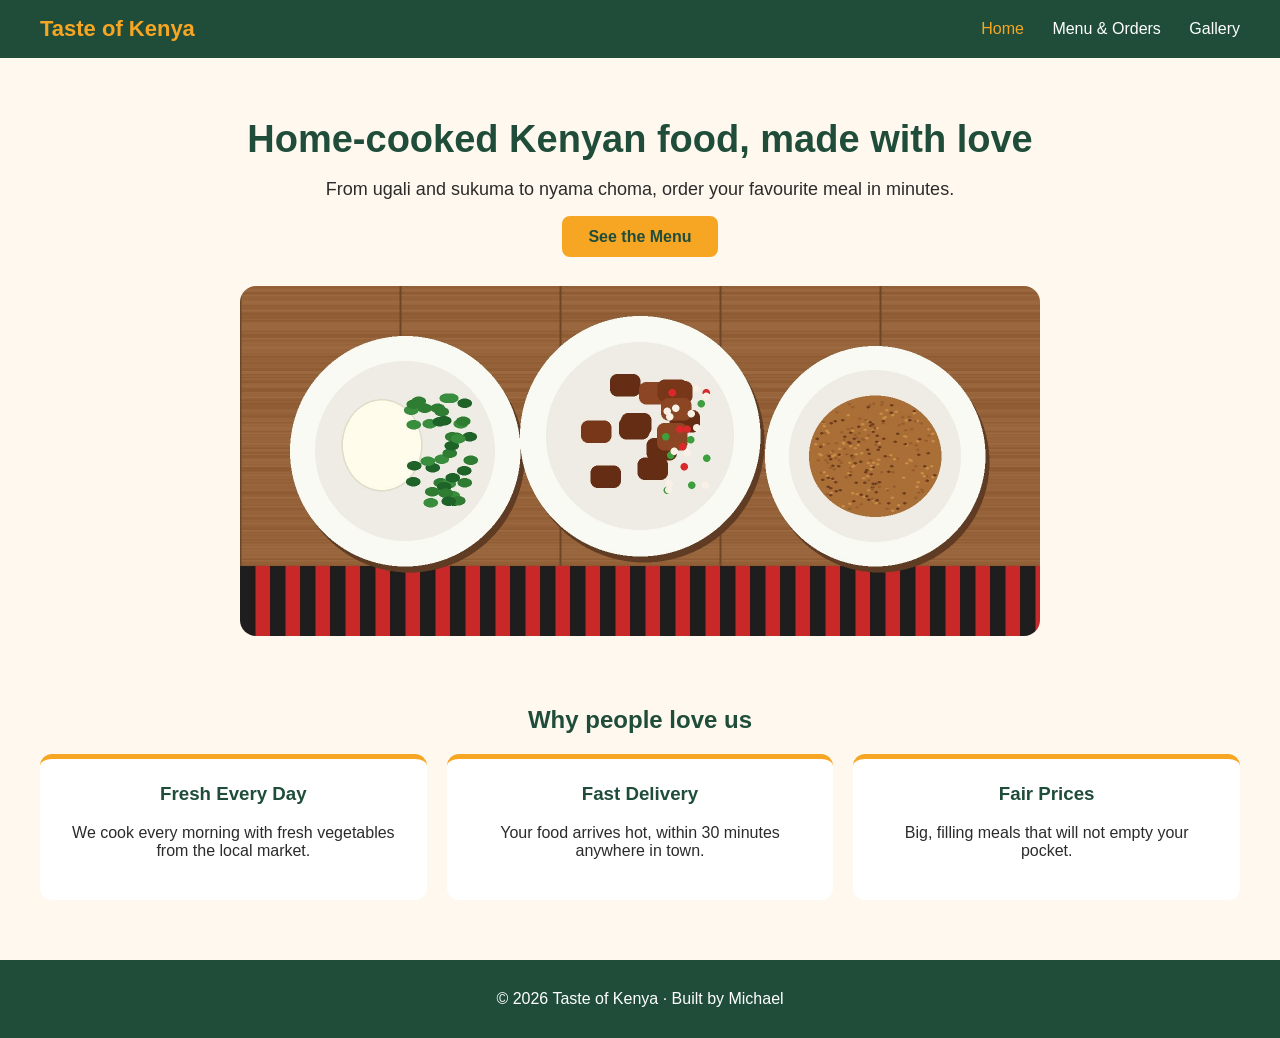
<file: index.html>
<!DOCTYPE html>
<html lang="en">
<head>
  <meta charset="UTF-8">
  <meta name="viewport" content="width=device-width, initial-scale=1.0">
  <title>Taste of Kenya | Home</title>
  <link rel="stylesheet" href="style.css">
</head>
<body>

  <!-- NAVBAR -->
  <header class="navbar">
    <a href="index.html" class="logo">Taste of Kenya</a>
    <nav>
      <a href="index.html" class="active">Home</a>
      <a href="order.html">Menu &amp; Orders</a>
      <a href="gallery.html">Gallery</a>
    </nav>
  </header>

  <!-- HERO -->
  <section class="hero">
    <h1>Home-cooked Kenyan food, made with love</h1>
    <p>From ugali and sukuma to nyama choma, order your favourite meal in minutes.</p>
    <a href="order.html" class="button">See the Menu</a>
    <img src="images/hero.jpg" alt="Plates of Kenyan food on a wooden table" class="hero-img">
  </section>

  <!-- FEATURES -->
  <section class="features">
    <h2>Why people love us</h2>
    <div class="cards">
      <div class="card">
        <h3>Fresh Every Day</h3>
        <p>We cook every morning with fresh vegetables from the local market.</p>
      </div>
      <div class="card">
        <h3>Fast Delivery</h3>
        <p>Your food arrives hot, within 30 minutes anywhere in town.</p>
      </div>
      <div class="card">
        <h3>Fair Prices</h3>
        <p>Big, filling meals that will not empty your pocket.</p>
      </div>
    </div>
  </section>

  <!-- FOOTER -->
  <footer class="footer">
    <p>&copy; 2026 Taste of Kenya &middot; Built by Michael</p>
  </footer>

</body>
</html>
</file>
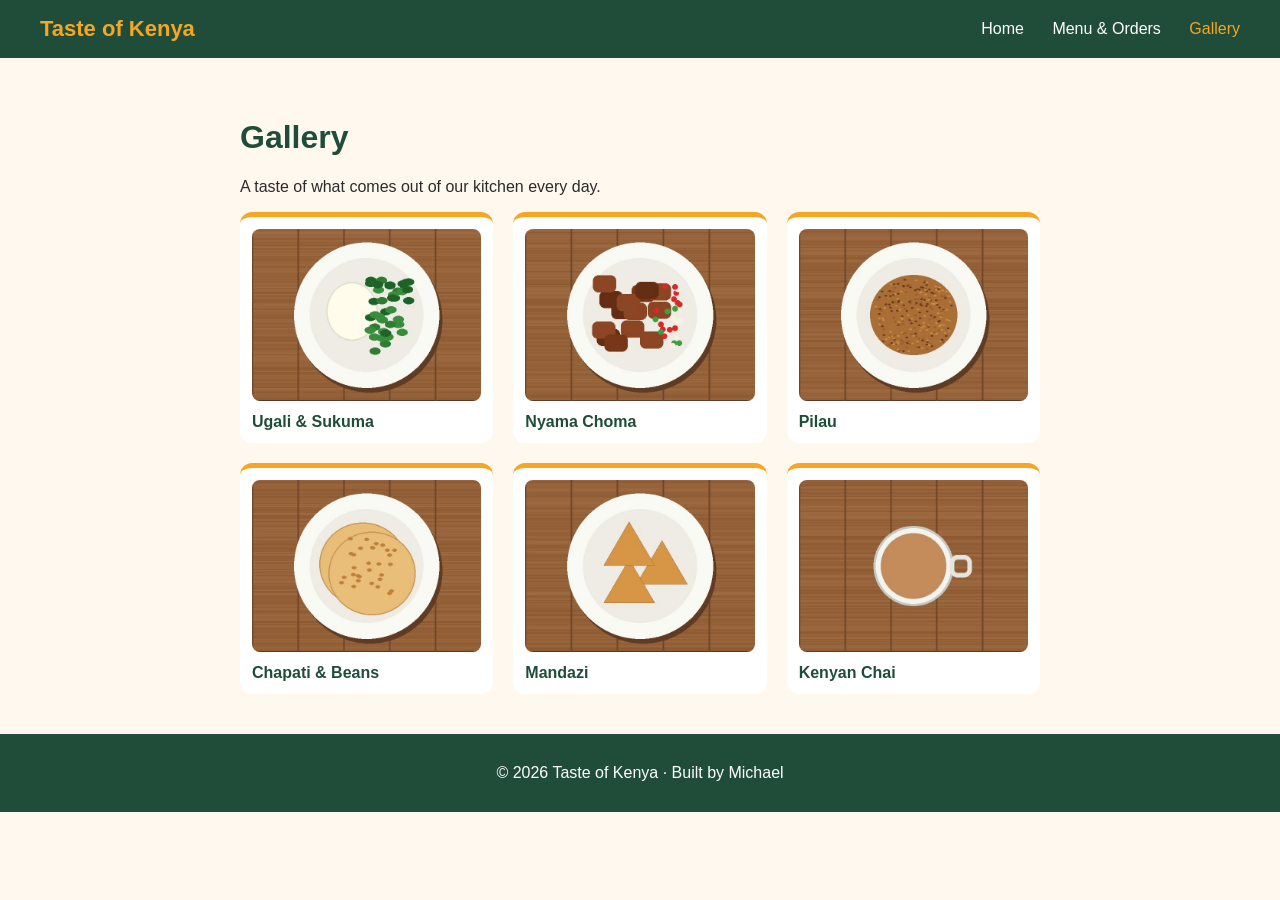
<file: gallery.html>
<!DOCTYPE html>
<html lang="en">
<head>
  <meta charset="UTF-8">
  <meta name="viewport" content="width=device-width, initial-scale=1.0">
  <title>Taste of Kenya | Gallery</title>
  <link rel="stylesheet" href="style.css">
</head>
<body>

  <!-- NAVBAR -->
  <header class="navbar">
    <a href="index.html" class="logo">Taste of Kenya</a>
    <nav>
      <a href="index.html">Home</a>
      <a href="order.html">Menu &amp; Orders</a>
      <a href="gallery.html" class="active">Gallery</a>
    </nav>
  </header>

  <main class="page">
    <h1>Gallery</h1>
    <p>A taste of what comes out of our kitchen every day.</p>

    <div class="gallery">
      <figure class="card">
        <img src="images/ugali.jpg" alt="Ugali &amp; Sukuma">
        <figcaption>Ugali &amp; Sukuma</figcaption>
      </figure>
      <figure class="card">
        <img src="images/nyama.jpg" alt="Nyama Choma">
        <figcaption>Nyama Choma</figcaption>
      </figure>
      <figure class="card">
        <img src="images/pilau.jpg" alt="Pilau">
        <figcaption>Pilau</figcaption>
      </figure>
      <figure class="card">
        <img src="images/chapati.jpg" alt="Chapati &amp; Beans">
        <figcaption>Chapati &amp; Beans</figcaption>
      </figure>
      <figure class="card">
        <img src="images/mandazi.jpg" alt="Mandazi">
        <figcaption>Mandazi</figcaption>
      </figure>
      <figure class="card">
        <img src="images/chai.jpg" alt="Kenyan Chai">
        <figcaption>Kenyan Chai</figcaption>
      </figure>
    </div>
  </main>

  <!-- FOOTER -->
  <footer class="footer">
    <p>&copy; 2026 Taste of Kenya &middot; Built by Michael</p>
  </footer>

</body>
</html>
</file>
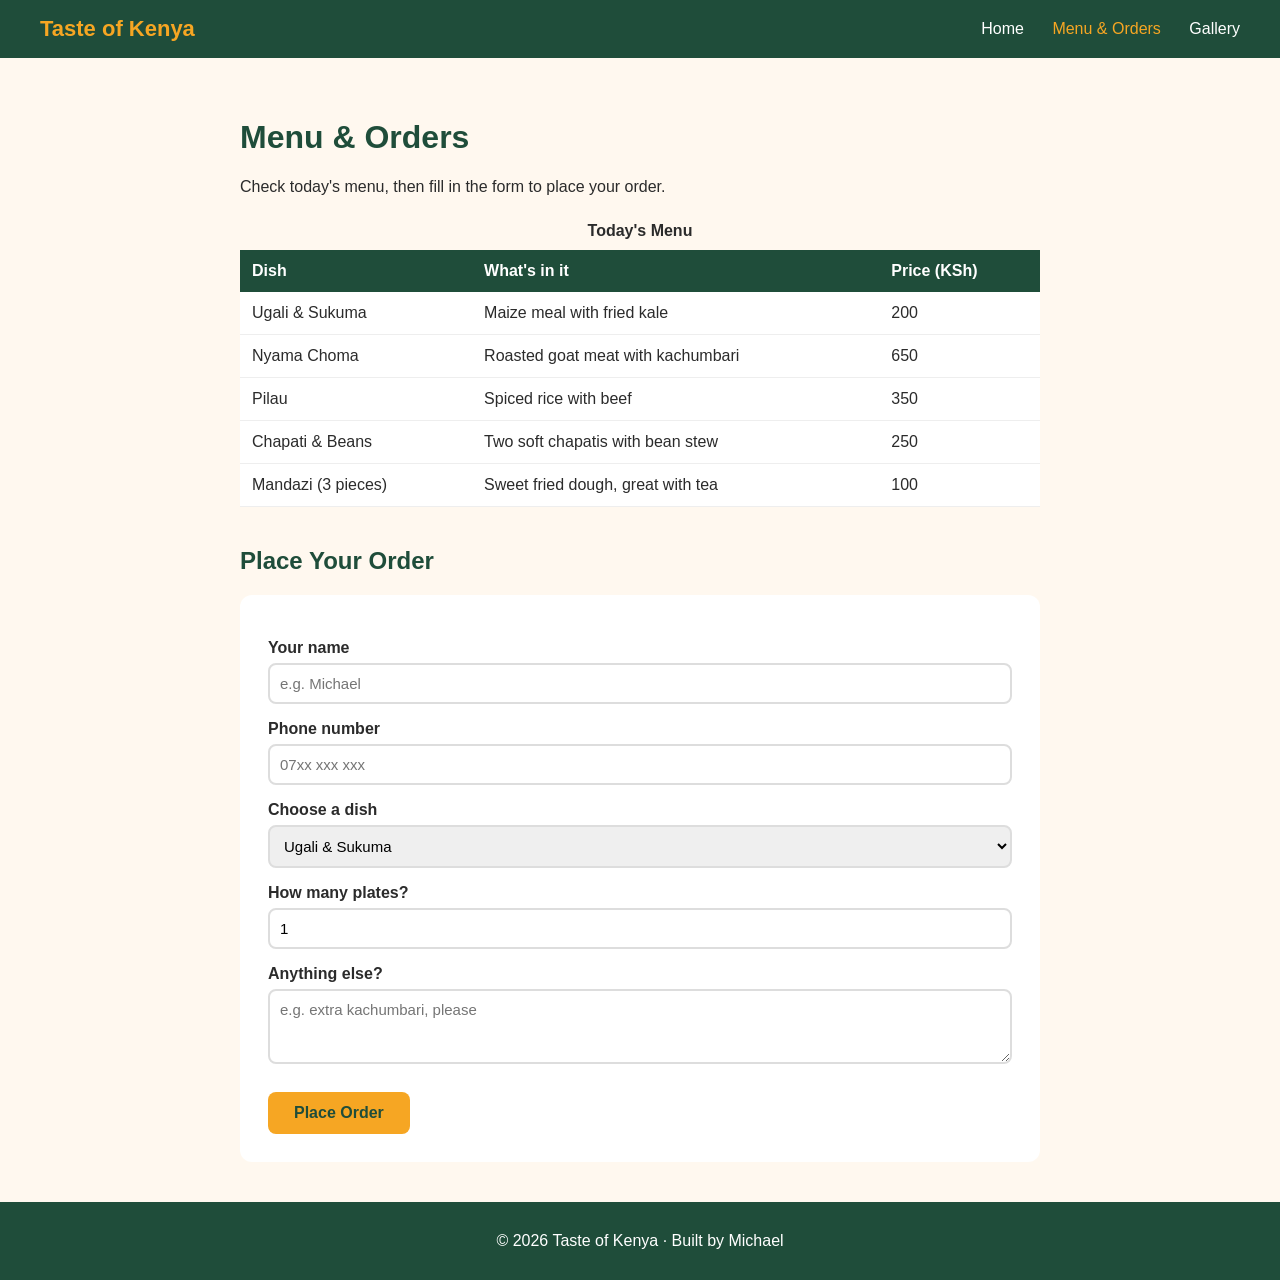
<file: order.html>
<!DOCTYPE html>
<html lang="en">
<head>
  <meta charset="UTF-8">
  <meta name="viewport" content="width=device-width, initial-scale=1.0">
  <title>Taste of Kenya | Menu &amp; Orders</title>
  <link rel="stylesheet" href="style.css">
</head>
<body>

  <!-- NAVBAR -->
  <header class="navbar">
    <a href="index.html" class="logo">Taste of Kenya</a>
    <nav>
      <a href="index.html">Home</a>
      <a href="order.html" class="active">Menu &amp; Orders</a>
      <a href="gallery.html">Gallery</a>
    </nav>
  </header>

  <main class="page">
    <h1>Menu &amp; Orders</h1>
    <p>Check today's menu, then fill in the form to place your order.</p>

    <!-- MENU TABLE -->
    <table class="menu">
      <caption>Today's Menu</caption>
      <thead>
        <tr>
          <th>Dish</th>
          <th>What's in it</th>
          <th>Price (KSh)</th>
        </tr>
      </thead>
      <tbody>
        <tr>
          <td>Ugali &amp; Sukuma</td>
          <td>Maize meal with fried kale</td>
          <td>200</td>
        </tr>
        <tr>
          <td>Nyama Choma</td>
          <td>Roasted goat meat with kachumbari</td>
          <td>650</td>
        </tr>
        <tr>
          <td>Pilau</td>
          <td>Spiced rice with beef</td>
          <td>350</td>
        </tr>
        <tr>
          <td>Chapati &amp; Beans</td>
          <td>Two soft chapatis with bean stew</td>
          <td>250</td>
        </tr>
        <tr>
          <td>Mandazi (3 pieces)</td>
          <td>Sweet fried dough, great with tea</td>
          <td>100</td>
        </tr>
      </tbody>
    </table>

    <!-- ORDER FORM -->
    <h2>Place Your Order</h2>
    <form class="order-form">
      <label for="name">Your name</label>
      <input type="text" id="name" placeholder="e.g. Michael" required>

      <label for="phone">Phone number</label>
      <input type="tel" id="phone" placeholder="07xx xxx xxx" required>

      <label for="dish">Choose a dish</label>
      <select id="dish">
        <option>Ugali &amp; Sukuma</option>
        <option>Nyama Choma</option>
        <option>Pilau</option>
        <option>Chapati &amp; Beans</option>
        <option>Mandazi (3 pieces)</option>
      </select>

      <label for="plates">How many plates?</label>
      <input type="number" id="plates" min="1" max="10" value="1">

      <label for="notes">Anything else?</label>
      <textarea id="notes" rows="3" placeholder="e.g. extra kachumbari, please"></textarea>

      <button type="submit" class="button">Place Order</button>
    </form>
  </main>

  <!-- FOOTER -->
  <footer class="footer">
    <p>&copy; 2026 Taste of Kenya &middot; Built by Michael</p>
  </footer>

</body>
</html>
</file>
<file: style.css>
/* ===== 1. The whole page ===== */
body {
  margin: 0;
  font-family: Arial, sans-serif;
  background-color: #fff8ef;
  color: #2b2b2b;
}

/* ===== 2. Navbar ===== */
.navbar {
  display: flex;
  justify-content: space-between;
  align-items: center;
  background-color: #1f4d3a;
  padding: 16px 40px;
}

.logo {
  color: #f6a623;
  font-size: 22px;
  font-weight: bold;
  text-decoration: none;
}

nav a {
  color: white;
  text-decoration: none;
  margin-left: 24px;
}

nav a:hover,
nav a.active {
  color: #f6a623;
}

/* ===== 3. Hero + button ===== */
.hero {
  text-align: center;
  padding: 60px 20px 20px;
}

.hero h1 {
  color: #1f4d3a;
  font-size: 38px;
  margin: 0 0 12px;
}

.hero p {
  font-size: 18px;
  margin-bottom: 28px;
}

.hero-img {
  display: block;
  width: 100%;
  max-width: 800px;
  margin: 40px auto 0;
  border-radius: 16px;
}

.button {
  background-color: #f6a623;
  color: #1f4d3a;
  padding: 12px 26px;
  border: none;
  border-radius: 8px;
  font-size: 16px;
  font-weight: bold;
  text-decoration: none;
  cursor: pointer;
}

.button:hover {
  background-color: #1f4d3a;
  color: white;
}

/* ===== 4. Feature cards ===== */
.features {
  text-align: center;
  padding: 30px 40px 60px;
}

.features h2 {
  color: #1f4d3a;
}

.cards {
  display: flex;
  flex-wrap: wrap;
  gap: 20px;
}

.card {
  flex: 1;
  min-width: 200px;
  background-color: white;
  padding: 24px;
  border-radius: 12px;
  border-top: 5px solid #f6a623;
}

.card h3 {
  color: #1f4d3a;
  margin-top: 0;
}

/* ===== 5. Footer ===== */
.footer {
  background-color: #1f4d3a;
  color: white;
  text-align: center;
  padding: 14px;
}

/* ===== 6. Page 2: the page box ===== */
.page {
  max-width: 800px;
  margin: 0 auto;
  padding: 40px 20px;
}

.page h1,
.page h2 {
  color: #1f4d3a;
}

/* ===== 7. Menu table ===== */
.menu {
  width: 100%;
  border-collapse: collapse;
  background-color: white;
  margin-bottom: 40px;
}

.menu caption {
  font-weight: bold;
  padding: 10px;
}

.menu th {
  background-color: #1f4d3a;
  color: white;
  padding: 12px;
  text-align: left;
}

.menu td {
  padding: 12px;
  border-bottom: 1px solid #eeeeee;
}

.menu tbody tr:hover {
  background-color: #fff1dc;
}

/* ===== 8. Order form ===== */
.order-form {
  background-color: white;
  padding: 28px;
  border-radius: 12px;
}

.order-form label {
  display: block;
  font-weight: bold;
  margin-top: 16px;
  margin-bottom: 6px;
}

.order-form input,
.order-form select,
.order-form textarea {
  width: 100%;
  box-sizing: border-box;
  padding: 10px;
  border: 2px solid #dddddd;
  border-radius: 8px;
  font-size: 15px;
  font-family: Arial, sans-serif;
}

.order-form button {
  margin-top: 24px;
}

/* ===== 9. Gallery (added by collaborator) ===== */
.gallery {
  display: grid;
  grid-template-columns: repeat(3, 1fr);
  gap: 20px;
}

.gallery figure {
  margin: 0;
  padding: 12px;
}

.gallery img {
  width: 100%;
  border-radius: 8px;
}

.gallery figcaption {
  font-weight: bold;
  color: #1f4d3a;
  margin-top: 8px;
}
</file>
